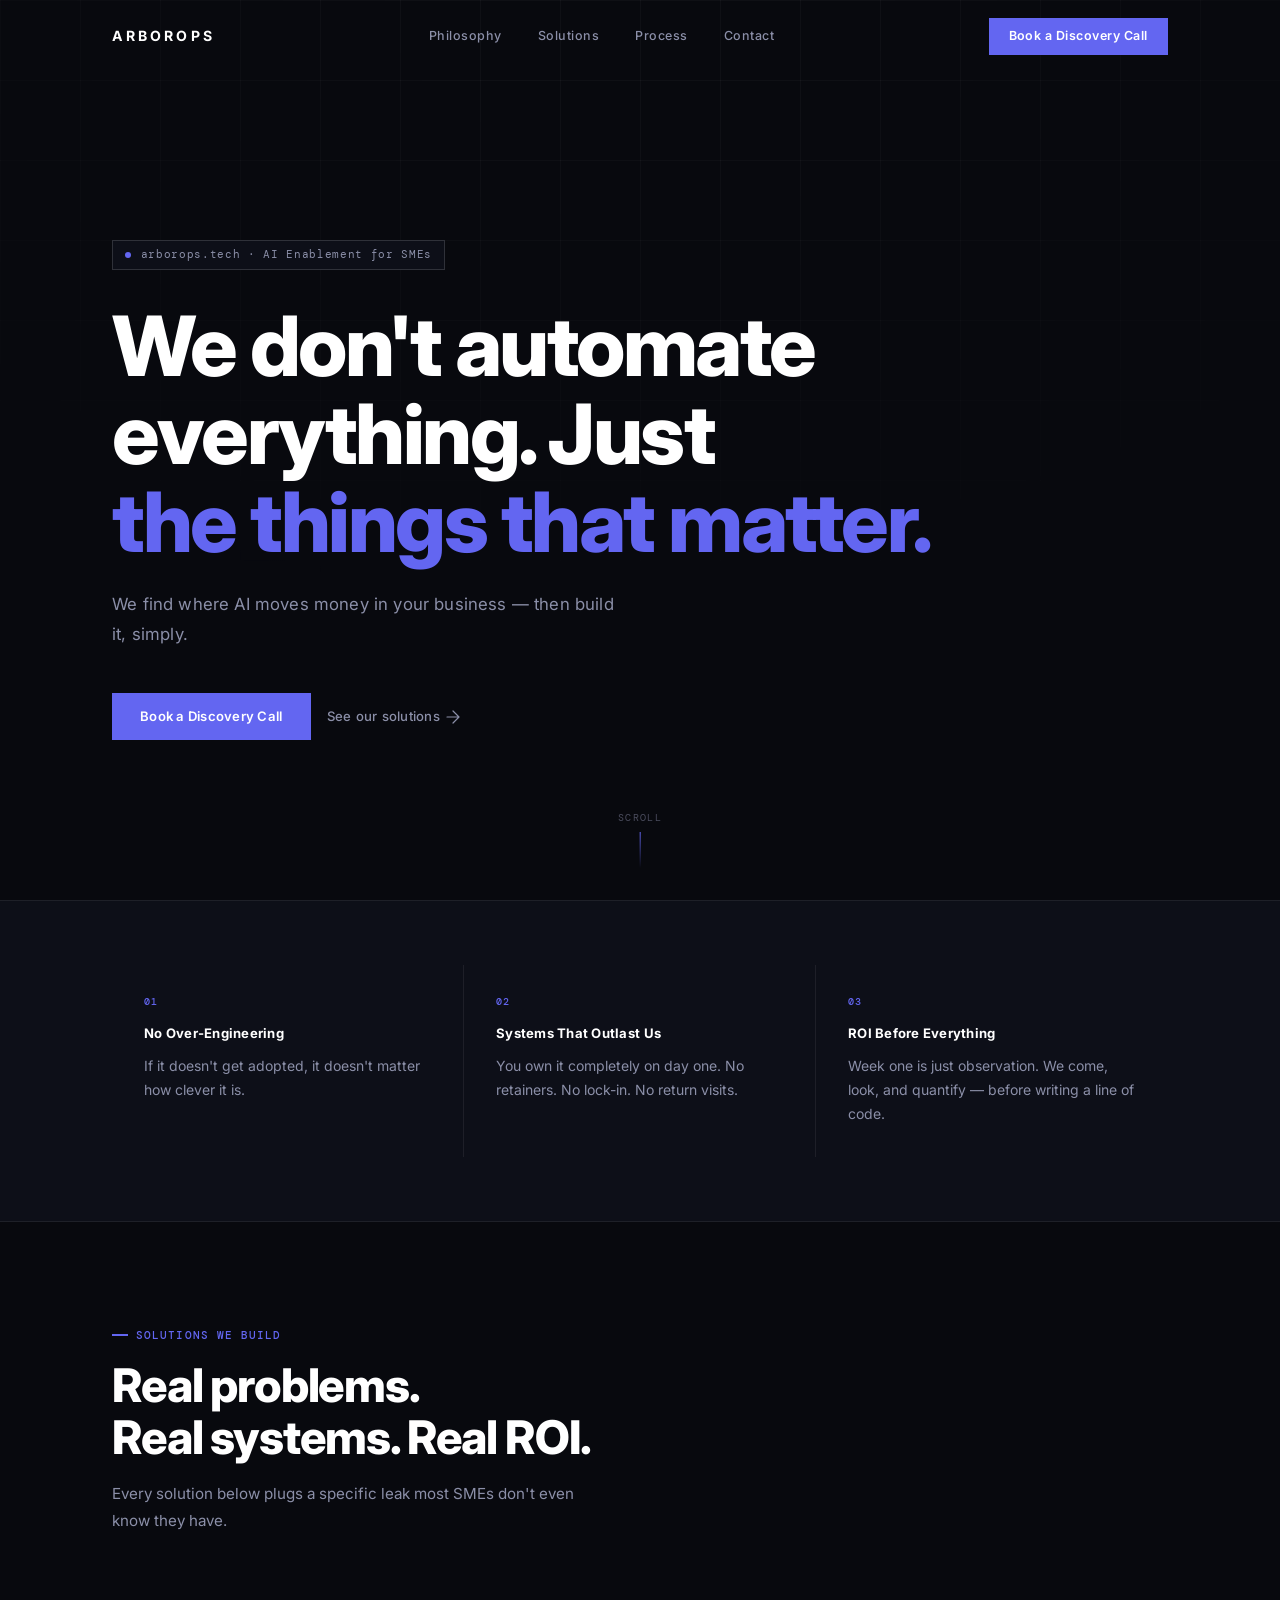
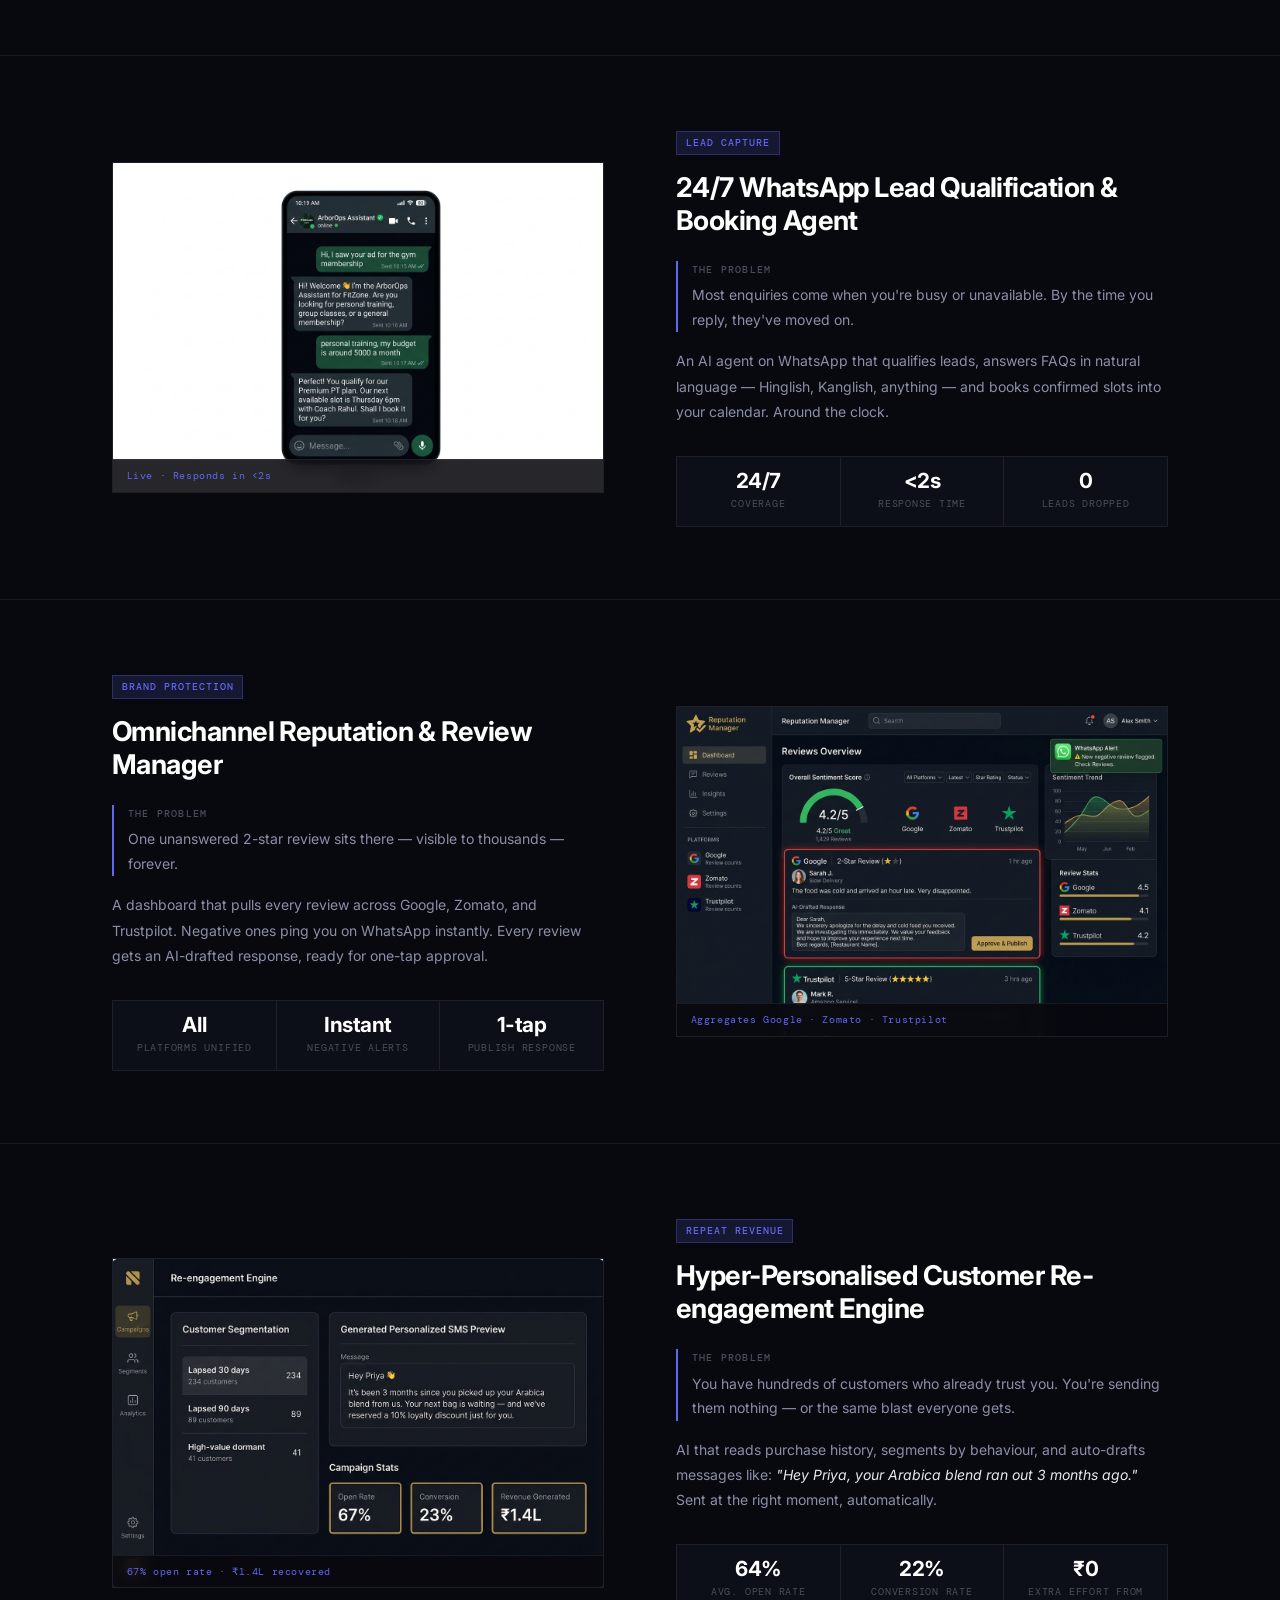
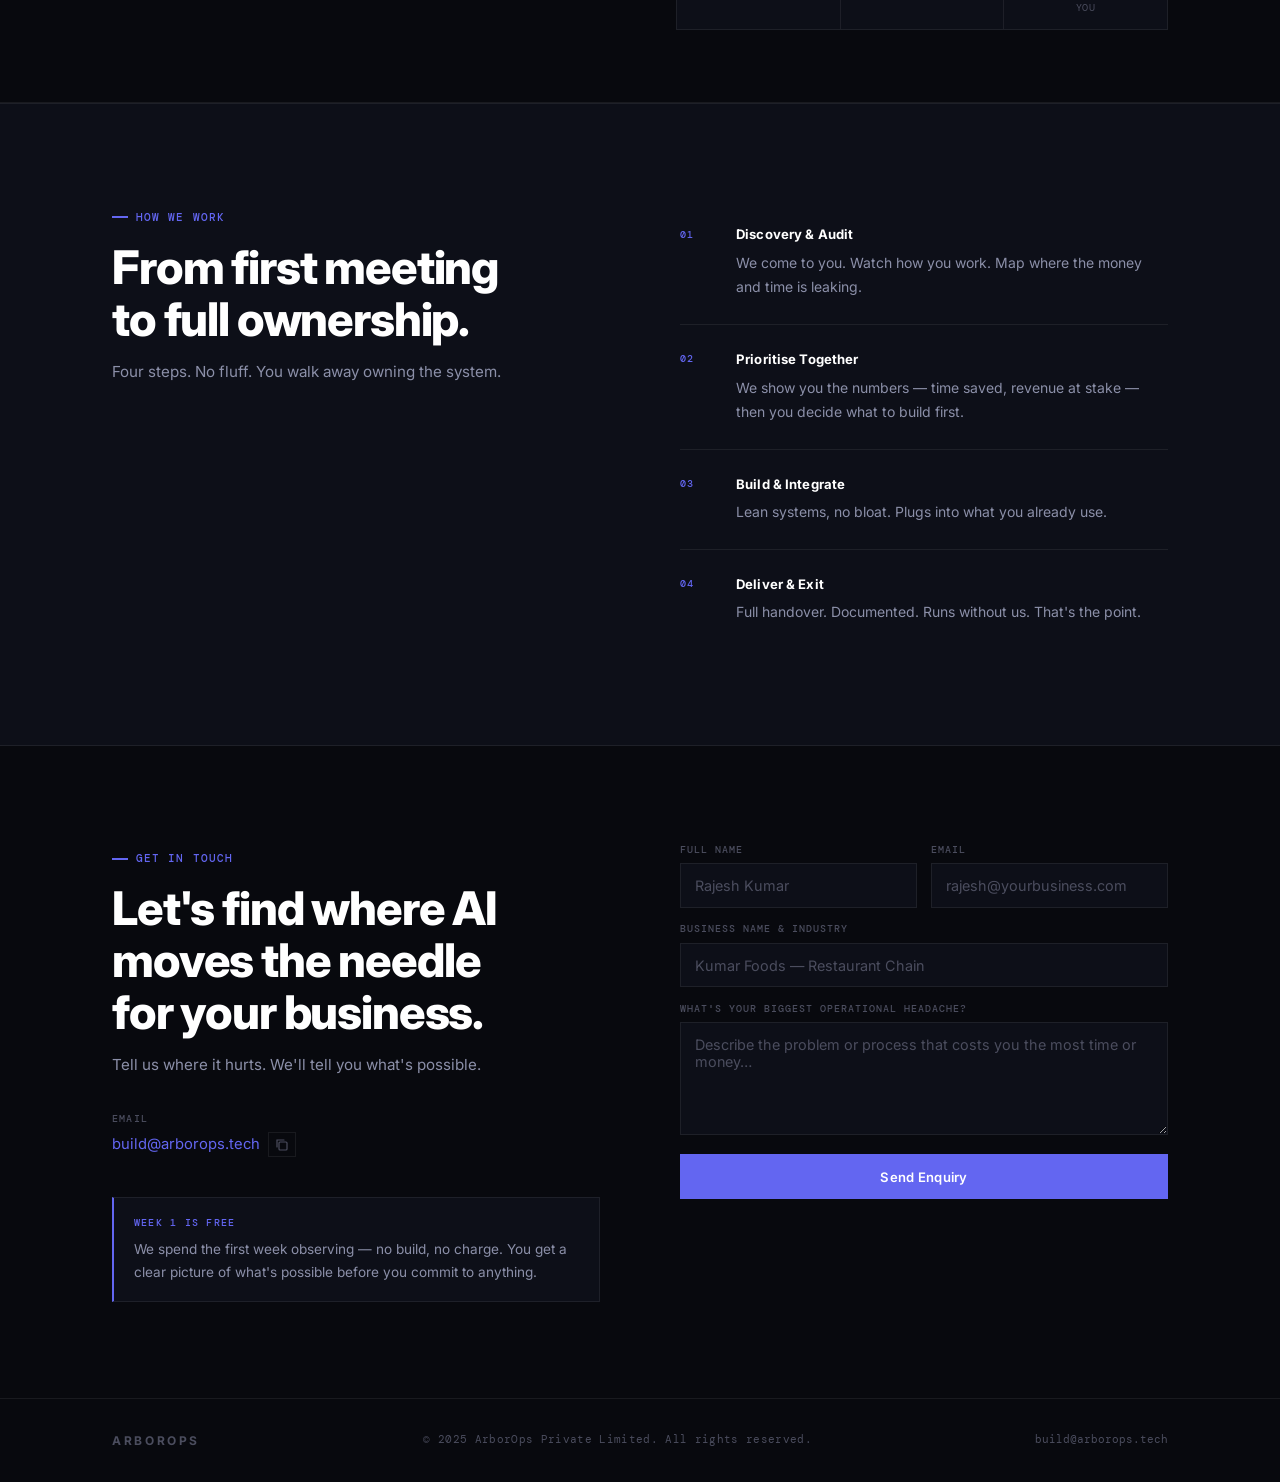
<file: index.html>
<!DOCTYPE html>
<html lang="en">
<head>
  <meta charset="UTF-8" />
  <meta name="viewport" content="width=device-width, initial-scale=1.0" />

  <!-- SEO -->
  <title>ArborOps | AI Enablement Consultancy</title>
  <meta name="description" content="ArborOps helps SMEs harness AI to save time, reduce costs, and grow revenue — without over-engineering or vendor lock-in. Simple systems that last." />
  <meta name="robots" content="index, follow" />
  <link rel="canonical" href="https://www.arborops.tech" />

  <!-- Open Graph -->
  <meta property="og:title" content="ArborOps | AI Consultancy for Growing Businesses" />
  <meta property="og:description" content="We don't automate everything. Just the things that matter." />
  <meta property="og:url" content="https://www.arborops.tech" />
  <meta property="og:type" content="website" />

  <!-- Stylesheet -->
  <link rel="stylesheet" href="style.css" />
</head>
<body>

  <!-- ══════════════════════════════════
       NAVIGATION
  ══════════════════════════════════ -->
  <nav id="nav" role="navigation" aria-label="Main navigation">
    <div class="container nav-inner">
      <a href="#hero" class="nav-logo" id="nav-logo">ArborOps</a>

      <div class="nav-links" role="list">
        <a href="#philosophy" role="listitem">Philosophy</a>
        <a href="#solutions" role="listitem">Solutions</a>
        <a href="#process" role="listitem">Process</a>
        <a href="#contact" role="listitem">Contact</a>
      </div>

      <a href="#contact" class="nav-cta" id="nav-book-call">Book a Discovery Call</a>

      <button class="hamburger" id="hamburger" aria-label="Toggle menu" aria-expanded="false">
        <span></span><span></span><span></span>
      </button>
    </div>
  </nav>

  <!-- Scroll progress -->
  <div id="scroll-progress" aria-hidden="true"></div>
  <div class="mobile-menu" id="mobile-menu" role="menu">
    <a href="#philosophy" role="menuitem">Philosophy</a>
    <a href="#solutions" role="menuitem">Solutions</a>
    <a href="#process" role="menuitem">Process</a>
    <a href="#contact" role="menuitem">Book a Discovery Call</a>
  </div>

  <!-- ══════════════════════════════════
       HERO
  ══════════════════════════════════ -->
  <section id="hero" aria-labelledby="hero-heading">
    <div class="hero-bg" aria-hidden="true"></div>
    <div class="container">
      <div class="hero-inner">
        <div class="hero-eyebrow reveal">
          <span class="hero-eyebrow-dot" aria-hidden="true"></span>
          <span class="hero-eyebrow-text">arborops.tech · AI Enablement for SMEs</span>
        </div>
        <h1 class="hero-title reveal reveal-delay-1" id="hero-heading">
          We don't automate<br>
          everything. Just<br>
          <em>the things that matter.</em>
        </h1>
        <p class="hero-sub reveal reveal-delay-2">
          We find where AI moves money in your business — then build it, simply.
        </p>
        <div class="hero-actions reveal reveal-delay-3">
          <a href="#contact" class="btn-primary" id="hero-cta-primary">Book a Discovery Call</a>
          <a href="#solutions" class="btn-ghost" id="hero-cta-secondary">
            See our solutions
            <svg width="14" height="14" viewBox="0 0 14 14" fill="none" aria-hidden="true">
              <path d="M1 7h12M7 1l6 6-6 6" stroke="currentColor" stroke-width="1.2" stroke-linecap="round" stroke-linejoin="round"/>
            </svg>
          </a>
        </div>
      </div>
    </div>
    <div class="hero-scroll" aria-hidden="true">
      <span class="hero-scroll-text">Scroll</span>
      <span class="hero-scroll-line"></span>
    </div>
  </section>

  <!-- ══════════════════════════════════
       PHILOSOPHY
  ══════════════════════════════════ -->
  <section id="philosophy" aria-labelledby="philosophy-heading">
    <div class="container">
      <h2 id="philosophy-heading" class="sr-only">Our Philosophy</h2>
      <div class="philosophy-grid">
        <div class="philosophy-item reveal">
          <div class="philosophy-num" aria-hidden="true">01</div>
          <div class="philosophy-title">No Over-Engineering</div>
          <p class="philosophy-text">
            If it doesn't get adopted, it doesn't matter how clever it is.
          </p>
        </div>
        <div class="philosophy-item reveal reveal-delay-1">
          <div class="philosophy-num" aria-hidden="true">02</div>
          <div class="philosophy-title">Systems That Outlast Us</div>
          <p class="philosophy-text">
            You own it completely on day one. No retainers. No lock-in. No return visits.
          </p>
        </div>
        <div class="philosophy-item reveal reveal-delay-2">
          <div class="philosophy-num" aria-hidden="true">03</div>
          <div class="philosophy-title">ROI Before Everything</div>
          <p class="philosophy-text">
            Week one is just observation. We come, look, and quantify — before writing a line of code.
          </p>
        </div>
      </div>
    </div>
  </section>

  <!-- ══════════════════════════════════
       SOLUTIONS
  ══════════════════════════════════ -->
  <section id="solutions" aria-labelledby="solutions-heading">
    <div class="container">
      <div class="section-eyebrow reveal">
        <span class="section-eyebrow-line" aria-hidden="true"></span>
        <span class="section-eyebrow-text">Solutions We Build</span>
      </div>
      <h2 class="section-title reveal" id="solutions-heading">
        Real problems.<br>Real systems. Real ROI.
      </h2>
      <p class="section-sub reveal">
        Every solution below plugs a specific leak most SMEs don't even know they have.
      </p>
    </div>

    <!-- Solution 1 — WhatsApp Agent -->
    <article class="solution-row" id="solution-whatsapp" aria-labelledby="solution-1-title">
      <div class="solution-row-inner container">
        <div class="solution-row-visual reveal">
          <div class="solution-img-wrap">
            <img
              src="img-whatsapp.jpg"
              alt="WhatsApp AI agent conversation — qualifying a lead and booking an appointment automatically"
              loading="lazy"
              width="800"
              height="533"
            />
            <div class="solution-img-badge">Live · Responds in &lt;2s</div>
          </div>
        </div>
        <div class="solution-row-content reveal reveal-delay-1">
          <span class="solution-tag">Lead Capture</span>
          <h3 class="solution-row-title" id="solution-1-title">
            24/7 WhatsApp Lead Qualification &amp; Booking Agent
          </h3>
          <p class="solution-row-problem">
            <span class="solution-problem-label">The problem</span>
            Most enquiries come when you're busy or unavailable. By the time you reply, they've moved on.
          </p>
          <p class="solution-row-body">
            An AI agent on WhatsApp that qualifies leads, answers FAQs in natural language — Hinglish, Kanglish, anything — and books confirmed slots into your calendar. Around the clock.
          </p>
          <div class="solution-metrics" aria-label="Impact metrics">
            <div class="solution-metric">
              <span class="solution-metric-value">24/7</span>
              <span class="solution-metric-label">Coverage</span>
            </div>
            <div class="solution-metric">
              <span class="solution-metric-value">&lt;2s</span>
              <span class="solution-metric-label">Response time</span>
            </div>
            <div class="solution-metric">
              <span class="solution-metric-value" data-count="0" data-suffix="">0</span>
              <span class="solution-metric-label">Leads dropped</span>
            </div>
          </div>
        </div>
      </div>
    </article>

    <!-- Solution 2 — Reputation Manager -->
    <article class="solution-row solution-row--flip" id="solution-reputation" aria-labelledby="solution-2-title">
      <div class="solution-row-inner container">
        <div class="solution-row-visual reveal">
          <div class="solution-img-wrap">
            <img
              src="img-reputation.jpg"
              alt="Reputation Manager dashboard showing aggregated reviews with AI-drafted responses across Google, Zomato and Trustpilot"
              loading="lazy"
              width="800"
              height="533"
            />
            <div class="solution-img-badge">Aggregates Google · Zomato · Trustpilot</div>
          </div>
        </div>
        <div class="solution-row-content reveal reveal-delay-1">
          <span class="solution-tag">Brand Protection</span>
          <h3 class="solution-row-title" id="solution-2-title">
            Omnichannel Reputation &amp; Review Manager
          </h3>
          <p class="solution-row-problem">
            <span class="solution-problem-label">The problem</span>
            One unanswered 2-star review sits there — visible to thousands — forever.
          </p>
          <p class="solution-row-body">
            A dashboard that pulls every review across Google, Zomato, and Trustpilot. Negative ones ping you on WhatsApp instantly. Every review gets an AI-drafted response, ready for one-tap approval.
          </p>
          <div class="solution-metrics" aria-label="Impact metrics">
            <div class="solution-metric">
              <span class="solution-metric-value">All</span>
              <span class="solution-metric-label">Platforms unified</span>
            </div>
            <div class="solution-metric">
              <span class="solution-metric-value">Instant</span>
              <span class="solution-metric-label">Negative alerts</span>
            </div>
            <div class="solution-metric">
              <span class="solution-metric-value">1-tap</span>
              <span class="solution-metric-label">Publish response</span>
            </div>
          </div>
        </div>
      </div>
    </article>

    <!-- Solution 3 — Re-engagement Engine -->
    <article class="solution-row" id="solution-reengagement" aria-labelledby="solution-3-title">
      <div class="solution-row-inner container">
        <div class="solution-row-visual reveal">
          <div class="solution-img-wrap">
            <img
              src="img-reengagement.jpg"
              alt="Re-engagement Engine dashboard showing customer segments and a personalised SMS campaign with open rate, conversion, and revenue stats"
              loading="lazy"
              width="800"
              height="533"
            />
            <div class="solution-img-badge">67% open rate · ₹1.4L recovered</div>
          </div>
        </div>
        <div class="solution-row-content reveal reveal-delay-1">
          <span class="solution-tag">Repeat Revenue</span>
          <h3 class="solution-row-title" id="solution-3-title">
            Hyper-Personalised Customer Re-engagement Engine
          </h3>
          <p class="solution-row-problem">
            <span class="solution-problem-label">The problem</span>
            You have hundreds of customers who already trust you. You're sending them nothing — or the same blast everyone gets.
          </p>
          <p class="solution-row-body">
            AI that reads purchase history, segments by behaviour, and auto-drafts messages like: <em>"Hey Priya, your Arabica blend ran out 3 months ago."</em> Sent at the right moment, automatically.
          </p>
          <div class="solution-metrics" aria-label="Impact metrics">
            <div class="solution-metric">
              <span class="solution-metric-value" data-count="67" data-suffix="%">67%</span>
              <span class="solution-metric-label">Avg. open rate</span>
            </div>
            <div class="solution-metric">
              <span class="solution-metric-value" data-count="23" data-suffix="%">23%</span>
              <span class="solution-metric-label">Conversion rate</span>
            </div>
            <div class="solution-metric">
              <span class="solution-metric-value">₹0</span>
              <span class="solution-metric-label">Extra effort from you</span>
            </div>
          </div>
        </div>
      </div>
    </article>

  </section>


  <!-- ══════════════════════════════════
       PROCESS
  ══════════════════════════════════ -->
  <section id="process" aria-labelledby="process-heading">
    <div class="container">
      <div class="process-layout">

        <div class="process-left">
          <div class="section-eyebrow reveal">
            <span class="section-eyebrow-line" aria-hidden="true"></span>
            <span class="section-eyebrow-text">How We Work</span>
          </div>
          <h2 class="section-title reveal" id="process-heading">
            From first meeting<br>to full ownership.
          </h2>
          <p class="section-sub reveal">
            Four steps. No fluff. You walk away owning the system.
          </p>
        </div>

        <div class="process-steps" role="list">
          <div class="process-step reveal" role="listitem">
            <span class="process-step-num" aria-hidden="true">01</span>
            <div class="process-step-content">
              <div class="process-step-title">Discovery &amp; Audit</div>
              <p class="process-step-text">
                We come to you. Watch how you work. Map where the money and time is leaking.
              </p>
            </div>
          </div>
          <div class="process-step reveal reveal-delay-1" role="listitem">
            <span class="process-step-num" aria-hidden="true">02</span>
            <div class="process-step-content">
              <div class="process-step-title">Prioritise Together</div>
              <p class="process-step-text">
                We show you the numbers — time saved, revenue at stake — then you decide what to build first.
              </p>
            </div>
          </div>
          <div class="process-step reveal reveal-delay-2" role="listitem">
            <span class="process-step-num" aria-hidden="true">03</span>
            <div class="process-step-content">
              <div class="process-step-title">Build &amp; Integrate</div>
              <p class="process-step-text">
                Lean systems, no bloat. Plugs into what you already use.
              </p>
            </div>
          </div>
          <div class="process-step reveal reveal-delay-3" role="listitem">
            <span class="process-step-num" aria-hidden="true">04</span>
            <div class="process-step-content">
              <div class="process-step-title">Deliver &amp; Exit</div>
              <p class="process-step-text">
                Full handover. Documented. Runs without us. That's the point.
              </p>
            </div>
          </div>
        </div>

      </div>
    </div>
  </section>

  <!-- ══════════════════════════════════
       CONTACT
  ══════════════════════════════════ -->
  <section id="contact" aria-labelledby="contact-heading">
    <div class="container">
      <div class="contact-layout">

        <div class="contact-left">
          <div class="section-eyebrow reveal">
            <span class="section-eyebrow-line" aria-hidden="true"></span>
            <span class="section-eyebrow-text">Get in Touch</span>
          </div>
          <h2 class="section-title reveal" id="contact-heading">
            Let's find where AI<br>moves the needle<br>for your business.
          </h2>
          <p class="section-sub reveal" style="margin-bottom: 0;">
            Tell us where it hurts. We'll tell you what's possible.
          </p>
          <div class="contact-detail reveal">
            <div class="contact-detail-label">Email</div>
            <div class="contact-detail-value">
              <a href="mailto:build@arborops.tech" id="contact-email-link">build@arborops.tech</a>
              <button class="copy-email-btn" id="copy-email-btn" aria-label="Copy email address" title="Copy email">
                <svg width="13" height="13" viewBox="0 0 13 13" fill="none" aria-hidden="true"><rect x="4" y="4" width="8" height="8" rx="1" stroke="currentColor" stroke-width="1.2"/><path d="M2 9V2h7" stroke="currentColor" stroke-width="1.2" stroke-linecap="round"/></svg>
              </button>
            </div>
          </div>
          <div class="contact-note reveal">
            <div class="contact-note-title">Week 1 is free</div>
            <p class="contact-note-text">
              We spend the first week observing — no build, no charge. You get a clear picture of what's possible before you commit to anything.
            </p>
          </div>
        </div>

        <div class="contact-right">
          <!-- Replace YOUR_FORMSPREE_ID below with your actual Formspree form ID -->
          <!-- Sign up at formspree.io → Create Form → copy the ID (e.g. xblgrqka) -->
          <form
            id="contact-form"
            class="contact-form reveal"
            action="https://formspree.io/f/mnpqrolg"
            method="POST"
            novalidate
            aria-label="Contact form"
          >
            <div class="form-row">
              <div class="form-group">
                <label class="form-label" for="field-name">Full Name</label>
                <input
                  class="form-input"
                  type="text"
                  id="field-name"
                  name="name"
                  placeholder="Rajesh Kumar"
                  required
                  autocomplete="name"
                />
              </div>
              <div class="form-group">
                <label class="form-label" for="field-email">Email</label>
                <input
                  class="form-input"
                  type="email"
                  id="field-email"
                  name="email"
                  placeholder="rajesh@yourbusiness.com"
                  required
                  autocomplete="email"
                />
              </div>
            </div>

            <div class="form-group">
              <label class="form-label" for="field-business">Business Name &amp; Industry</label>
              <input
                class="form-input"
                type="text"
                id="field-business"
                name="business"
                placeholder="Kumar Foods — Restaurant Chain"
                required
              />
            </div>

            <div class="form-group">
              <label class="form-label" for="field-message">What's your biggest operational headache?</label>
              <textarea
                class="form-input"
                id="field-message"
                name="message"
                rows="5"
                placeholder="Describe the problem or process that costs you the most time or money…"
                required
              ></textarea>
            </div>

            <button type="submit" class="form-submit" id="form-submit">
              Send Enquiry
            </button>

            <div id="form-message" class="form-message" role="alert" aria-live="polite"></div>
          </form>
        </div>

      </div>
    </div>
  </section>

  <!-- ══════════════════════════════════
       FOOTER
  ══════════════════════════════════ -->
  <footer role="contentinfo">
    <div class="container">
      <div class="footer-inner">
        <span class="footer-logo">ArborOps</span>
        <span class="footer-copy">&copy; 2025 ArborOps Private Limited. All rights reserved.</span>
        <a href="mailto:build@arborops.tech" class="footer-email" id="footer-email-link">build@arborops.tech</a>
      </div>
    </div>
  </footer>

  <!-- Back to top -->
  <button id="back-to-top" aria-label="Back to top" title="Back to top">
    <svg width="16" height="16" viewBox="0 0 16 16" fill="none" aria-hidden="true"><path d="M8 12V4M4 8l4-4 4 4" stroke="currentColor" stroke-width="1.5" stroke-linecap="round" stroke-linejoin="round"/></svg>
  </button>

  <!-- Screenreader utility -->
  <style>.sr-only { position: absolute; width: 1px; height: 1px; padding: 0; margin: -1px; overflow: hidden; clip: rect(0,0,0,0); border: 0; }</style>

  <script src="main.js" defer></script>
</body>
</html>
</file>
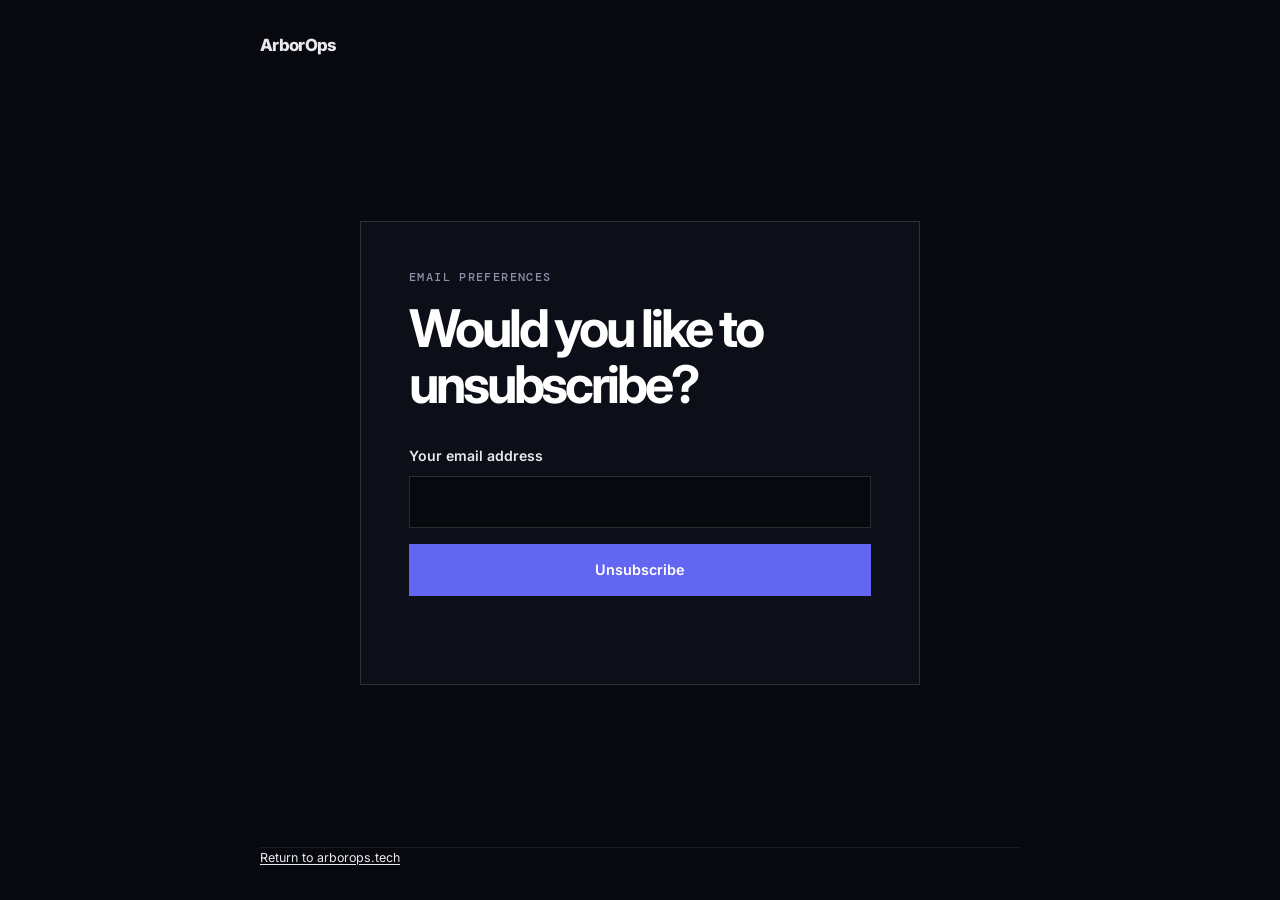
<file: unsubscribe/index.html>
<!DOCTYPE html>
<html lang="en">
<head>
  <meta charset="UTF-8" />
  <meta name="viewport" content="width=device-width, initial-scale=1.0" />
  <meta name="robots" content="noindex, follow" />
  <meta name="theme-color" content="#08090e" />
  <title>Unsubscribe | ArborOps</title>
  <link rel="stylesheet" href="../style.css" />
  <style>
    body { min-height: 100vh; display: grid; grid-template-rows: auto 1fr auto; }
    .unsubscribe-header, .unsubscribe-footer { width: min(100% - 3rem, 760px); margin-inline: auto; }
    .unsubscribe-header { padding-top: 2rem; }
    .brand { font-size: 1.05rem; font-weight: 800; letter-spacing: -0.04em; }
    .unsubscribe-main { display: grid; place-items: center; padding: 4rem 1.5rem; }
    .unsubscribe-card { width: min(100%, 560px); padding: clamp(1.5rem, 5vw, 3rem); background: var(--surface); border: 1px solid var(--border-hi); }
    .eyebrow { color: var(--muted-light); font: 500 0.72rem var(--font-mono); letter-spacing: 0.12em; text-transform: uppercase; }
    h1 { margin-top: 1rem; color: var(--white); font-size: clamp(2rem, 7vw, 3.25rem); line-height: 1.08; letter-spacing: -0.06em; }
    .request-form { margin-top: 2rem; }
    label { display: block; margin-bottom: 0.5rem; color: var(--offwhite); font-size: 0.88rem; font-weight: 600; }
    input[type="email"] { width: 100%; min-height: 3.25rem; padding: 0.75rem 0.9rem; border: 1px solid var(--border-hi); border-radius: 0; background: var(--bg); color: var(--white); font: inherit; }
    input[type="email"]:focus { outline: 2px solid var(--accent); outline-offset: 2px; }
    .submit-button { width: 100%; min-height: 3.25rem; margin-top: 1rem; border: 0; border-radius: 0; background: var(--accent); color: var(--white); cursor: pointer; font: 600 0.9rem var(--font-main); }
    .submit-button:hover { opacity: 0.9; }
    .submit-button:disabled { cursor: wait; opacity: 0.65; }
    .status { min-height: 1.5rem; margin-top: 1rem; color: var(--muted-light); font-size: 0.88rem; }
    .unsubscribe-footer { padding: 0 0 2rem; color: var(--muted-light); font-size: 0.78rem; }
    .unsubscribe-footer a { color: var(--offwhite); text-decoration: underline; text-underline-offset: 0.2em; }
  </style>
</head>
<body>
  <header class="unsubscribe-header">
    <a class="brand" href="/" aria-label="ArborOps home">ArborOps</a>
  </header>

  <main class="unsubscribe-main">
    <section class="unsubscribe-card" aria-labelledby="unsubscribe-title">
      <p class="eyebrow">Email preferences</p>
      <h1 id="unsubscribe-title">Would you like to unsubscribe?</h1>
      <form class="request-form" id="unsubscribe-form" action="https://formspree.io/f/xvkgbnon" method="POST">
        <input type="hidden" name="subject" value="Unsubscribe request from arborops.tech" />
        <input type="hidden" name="message" value="Please remove this address from future ArborOps outreach." />
        <label for="email">Your email address</label>
        <input id="email" name="email" type="email" autocomplete="email" required />
        <button class="submit-button" type="submit">Unsubscribe</button>
        <p class="status" id="status" role="status" aria-live="polite"></p>
      </form>
    </section>
  </main>

  <footer class="unsubscribe-footer">
    <a href="/">Return to arborops.tech</a>
  </footer>

  <script>
    (() => {
      const emailInput = document.getElementById('email');
      const form = document.getElementById('unsubscribe-form');
      const button = form.querySelector('button[type="submit"]');
      const status = document.getElementById('status');
      const params = new URLSearchParams(window.location.search);
      const suppliedEmail = params.get('email');

      if (suppliedEmail) emailInput.value = suppliedEmail.trim();

      form.addEventListener('submit', async (event) => {
        event.preventDefault();
        if (!form.reportValidity()) return;

        button.disabled = true;
        status.textContent = 'Submitting your request…';

        try {
          const response = await fetch(form.action, {
            method: 'POST',
            body: new FormData(form),
            headers: { Accept: 'application/json' }
          });

          if (!response.ok) throw new Error('Form submission failed');
          window.location.assign('/unsubscribe/received/');
        } catch (_) {
          status.textContent = 'We could not submit your request. Please try again.';
          button.disabled = false;
        }
      });
    })();
  </script>
</body>
</html>
</file>
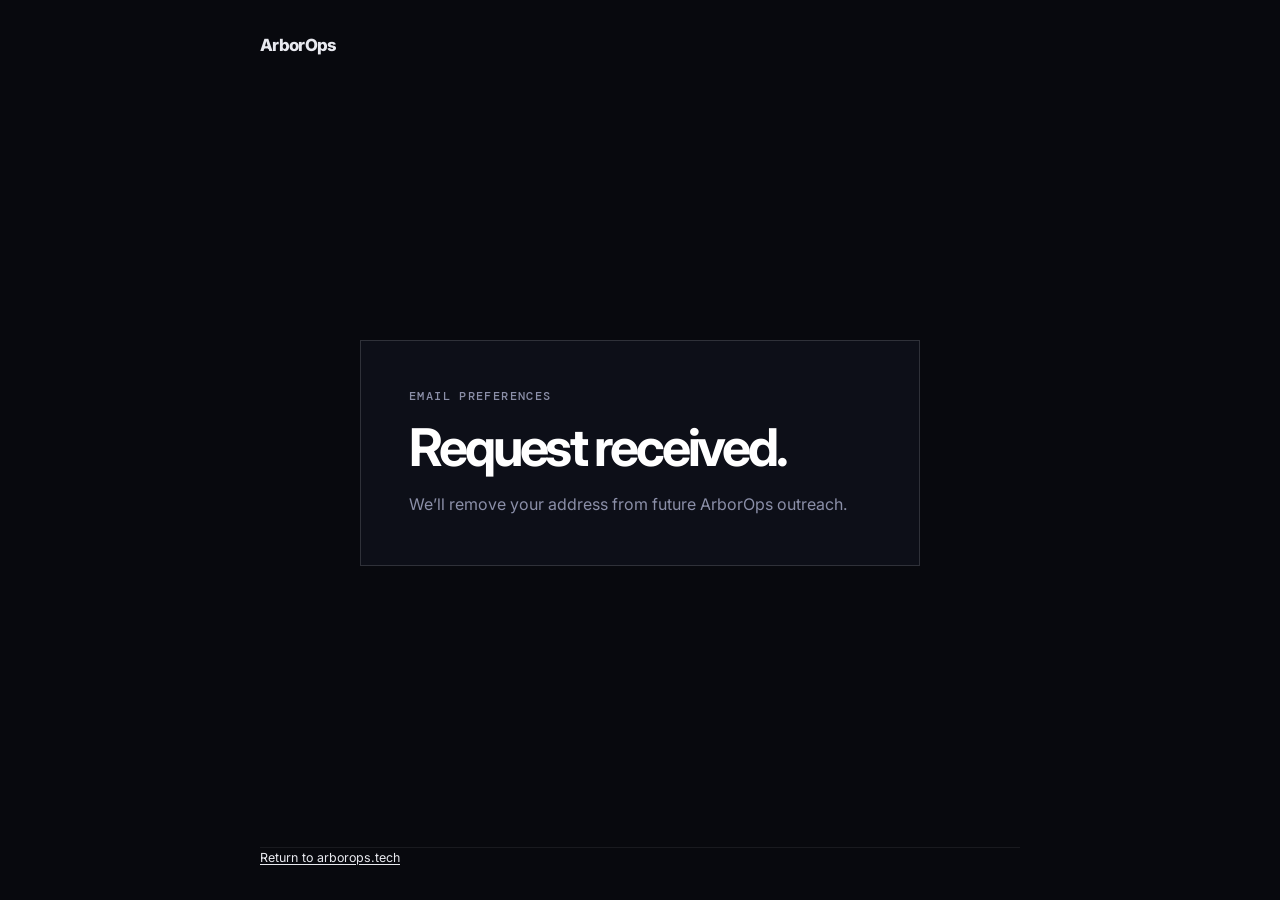
<file: unsubscribe/received/index.html>
<!DOCTYPE html>
<html lang="en">
<head>
  <meta charset="UTF-8" />
  <meta name="viewport" content="width=device-width, initial-scale=1.0" />
  <meta name="robots" content="noindex, follow" />
  <meta name="theme-color" content="#08090e" />
  <title>Request received | ArborOps</title>
  <link rel="stylesheet" href="../../style.css" />
  <style>
    body { min-height: 100vh; display: grid; grid-template-rows: auto 1fr auto; }
    .page-header, .page-footer { width: min(100% - 3rem, 760px); margin-inline: auto; }
    .page-header { padding-top: 2rem; }
    .brand { font-size: 1.05rem; font-weight: 800; letter-spacing: -0.04em; }
    main { display: grid; place-items: center; padding: 4rem 1.5rem; }
    .card { width: min(100%, 560px); padding: clamp(1.5rem, 5vw, 3rem); background: var(--surface); border: 1px solid var(--border-hi); }
    .eyebrow { color: var(--muted-light); font: 500 0.72rem var(--font-mono); letter-spacing: 0.12em; text-transform: uppercase; }
    h1 { margin-top: 1rem; color: var(--white); font-size: clamp(2rem, 7vw, 3.25rem); line-height: 1.08; letter-spacing: -0.06em; }
    .message { margin-top: 1rem; color: var(--muted-light); }
    .page-footer { padding: 0 0 2rem; color: var(--muted-light); font-size: 0.78rem; }
    .page-footer a { color: var(--offwhite); text-decoration: underline; text-underline-offset: 0.2em; }
  </style>
</head>
<body>
  <header class="page-header">
    <a class="brand" href="/" aria-label="ArborOps home">ArborOps</a>
  </header>
  <main>
    <section class="card" aria-labelledby="received-title">
      <p class="eyebrow">Email preferences</p>
      <h1 id="received-title">Request received.</h1>
      <p class="message">We’ll remove your address from future ArborOps outreach.</p>
    </section>
  </main>
  <footer class="page-footer">
    <a href="/">Return to arborops.tech</a>
  </footer>
</body>
</html>
</file>
<file: style.css>
/* ============================================================
   ARBOROPS — DESIGN SYSTEM v3
   Palette: Near-Black × Electric Indigo × White
   Vibe: YC / a16z — operator credibility, technical authority
   ============================================================ */

@import url('https://fonts.googleapis.com/css2?family=Inter:wght@400;500;600;700;800;900&family=DM+Mono:wght@400;500&display=swap');

/* ── TOKENS ── */
:root {
  --bg:          #08090E;
  --surface:     #0D0F18;
  --surface-2:   #131520;
  --border:      rgba(255, 255, 255, 0.07);
  --border-hi:   rgba(255, 255, 255, 0.14);
  --accent:      #6366F1;        /* electric indigo */
  --accent-dim:  rgba(99, 102, 241, 0.15);
  --accent-glow: rgba(99, 102, 241, 0.35);
  --white:       #FFFFFF;
  --offwhite:    #E8E9EF;
  --muted:       #4B4D5E;
  --muted-light: #8B8FA8;
  --font-main:   'Inter', system-ui, sans-serif;
  --font-mono:   'DM Mono', 'Menlo', monospace;
  --ease:        cubic-bezier(0.16, 1, 0.3, 1);
}

/* ── RESET ── */
*, *::before, *::after { box-sizing: border-box; margin: 0; padding: 0; }
html { scroll-behavior: smooth; }
body {
  background: var(--bg);
  color: var(--offwhite);
  font-family: var(--font-main);
  font-size: 16px;
  line-height: 1.6;
  overflow-x: hidden;
  -webkit-font-smoothing: antialiased;
  -moz-osx-font-smoothing: grayscale;
}
a { color: inherit; text-decoration: none; }
img { display: block; max-width: 100%; }
ul { list-style: none; }

/* ── UTILITY ── */
.container {
  width: 100%;
  max-width: 1120px;
  margin: 0 auto;
  padding: 0 2rem;
}

/* Scroll-reveal */
.reveal {
  opacity: 0;
  transform: translateY(24px);
  transition: opacity 0.65s var(--ease), transform 0.65s var(--ease);
}
.reveal.visible { opacity: 1; transform: none; }
.reveal-delay-1 { transition-delay: 0.08s; }
.reveal-delay-2 { transition-delay: 0.16s; }
.reveal-delay-3 { transition-delay: 0.24s; }

/* ============================================================
   NAV
   ============================================================ */
#nav {
  position: fixed;
  top: 0; left: 0; right: 0;
  z-index: 100;
  padding: 1.1rem 0;
  transition: background 0.3s ease, border-color 0.3s ease;
  border-bottom: 1px solid transparent;
}
#nav.scrolled {
  background: rgba(8, 9, 14, 0.88);
  backdrop-filter: blur(20px);
  -webkit-backdrop-filter: blur(20px);
  border-bottom-color: var(--border);
}
.nav-inner {
  display: flex;
  align-items: center;
  justify-content: space-between;
}
.nav-logo {
  font-family: var(--font-main);
  font-size: 0.88rem;
  font-weight: 700;
  letter-spacing: 0.22em;
  color: var(--white);
  text-transform: uppercase;
}
.nav-links {
  display: flex;
  align-items: center;
  gap: 2.25rem;
}
.nav-links a {
  font-size: 0.78rem;
  font-weight: 500;
  letter-spacing: 0.04em;
  color: var(--muted-light);
  transition: color 0.15s;
}
.nav-links a:hover { color: var(--white); }
.nav-cta {
  font-size: 0.78rem;
  font-weight: 600;
  letter-spacing: 0.04em;
  padding: 0.55rem 1.25rem;
  background: var(--accent);
  color: var(--white);
  transition: opacity 0.2s, transform 0.15s;
}
.nav-cta:hover { opacity: 0.88; transform: translateY(-1px); }

/* Hamburger */
.hamburger {
  display: none;
  flex-direction: column;
  gap: 5px;
  cursor: pointer;
  padding: 4px;
  background: none;
  border: none;
}
.hamburger span {
  display: block;
  width: 22px;
  height: 1.5px;
  background: var(--offwhite);
  transition: all 0.3s var(--ease);
}
.hamburger.open span:nth-child(1) { transform: translateY(6.5px) rotate(45deg); }
.hamburger.open span:nth-child(2) { opacity: 0; }
.hamburger.open span:nth-child(3) { transform: translateY(-6.5px) rotate(-45deg); }

/* Mobile menu */
.mobile-menu {
  display: none;
  flex-direction: column;
  gap: 0;
  background: rgba(8, 9, 14, 0.98);
  border-top: 1px solid var(--border);
  position: fixed;
  top: 57px; left: 0; right: 0;
  z-index: 99;
}
.mobile-menu.open { display: flex; }
.mobile-menu a {
  font-size: 0.85rem;
  font-weight: 500;
  letter-spacing: 0.04em;
  color: var(--muted-light);
  padding: 1rem 1.5rem;
  border-bottom: 1px solid var(--border);
  transition: color 0.15s, background 0.15s;
}
.mobile-menu a:hover { color: var(--white); background: var(--surface); }
.mobile-menu a:last-child { border-bottom: none; }

/* ============================================================
   HERO
   ============================================================ */
#hero {
  min-height: 100svh;
  display: flex;
  align-items: center;
  position: relative;
  overflow: hidden;
  padding-top: 5rem;
}
/* Subtle grid lines — technical, precise */
.hero-bg {
  position: absolute;
  inset: 0;
  pointer-events: none;
  z-index: 0;
  background-image:
    linear-gradient(rgba(255,255,255,0.03) 1px, transparent 1px),
    linear-gradient(90deg, rgba(255,255,255,0.03) 1px, transparent 1px);
  background-size: 80px 80px;
  mask-image: radial-gradient(ellipse 80% 70% at 50% 0%, black 20%, transparent 100%);
}
/* Accent pulse — bottom-left, not centred */
.hero-bg::after {
  content: '';
  position: absolute;
  bottom: -10%;
  left: -5%;
  width: 500px;
  height: 500px;
  background: radial-gradient(ellipse at center, rgba(99, 102, 241, 0.12) 0%, transparent 65%);
  pointer-events: none;
}
.hero-inner {
  position: relative;
  z-index: 1;
  max-width: 900px;
}
.hero-eyebrow {
  display: inline-flex;
  align-items: center;
  gap: 0.6rem;
  margin-bottom: 2rem;
  padding: 0.3rem 0.75rem;
  border: 1px solid var(--border-hi);
  background: var(--surface);
}
.hero-eyebrow-dot {
  width: 6px;
  height: 6px;
  border-radius: 50%;
  background: var(--accent);
  animation: pulse 2.5s ease-in-out infinite;
}
@keyframes pulse {
  0%, 100% { opacity: 1; transform: scale(1); }
  50% { opacity: 0.5; transform: scale(0.85); }
}
.hero-eyebrow-text {
  font-family: var(--font-mono);
  font-size: 0.7rem;
  font-weight: 400;
  letter-spacing: 0.06em;
  color: var(--muted-light);
}
.hero-title {
  font-family: var(--font-main);
  font-size: clamp(2.6rem, 6.5vw, 5.2rem);
  font-weight: 800;
  line-height: 1.06;
  color: var(--white);
  margin-bottom: 1.5rem;
  letter-spacing: -0.03em;
}
.hero-title em {
  font-style: normal;
  color: var(--accent);
}
.hero-sub {
  font-size: 1.05rem;
  font-weight: 400;
  color: var(--muted-light);
  max-width: 520px;
  line-height: 1.75;
  margin-bottom: 2.75rem;
  letter-spacing: 0.01em;
}
.hero-actions {
  display: flex;
  align-items: center;
  gap: 1rem;
  flex-wrap: wrap;
}
.btn-primary {
  display: inline-flex;
  align-items: center;
  gap: 0.4rem;
  font-family: var(--font-main);
  font-size: 0.82rem;
  font-weight: 600;
  letter-spacing: 0.02em;
  padding: 0.8rem 1.75rem;
  background: var(--accent);
  color: var(--white);
  transition: opacity 0.2s, transform 0.15s;
}
.btn-primary:hover { opacity: 0.88; transform: translateY(-1px); }
.btn-ghost {
  display: inline-flex;
  align-items: center;
  gap: 0.4rem;
  font-family: var(--font-main);
  font-size: 0.82rem;
  font-weight: 500;
  letter-spacing: 0.02em;
  color: var(--muted-light);
  transition: color 0.15s;
}
.btn-ghost:hover { color: var(--white); }
.btn-ghost svg { transition: transform 0.2s; }
.btn-ghost:hover svg { transform: translateX(3px); }

/* Scroll indicator */
.hero-scroll {
  position: absolute;
  bottom: 2rem;
  left: 50%;
  transform: translateX(-50%);
  display: flex;
  flex-direction: column;
  align-items: center;
  gap: 0.4rem;
  z-index: 1;
}
.hero-scroll-text {
  font-family: var(--font-mono);
  font-size: 0.6rem;
  letter-spacing: 0.15em;
  text-transform: uppercase;
  color: var(--muted);
}
.hero-scroll-line {
  width: 1px;
  height: 36px;
  background: linear-gradient(to bottom, var(--accent), transparent);
  animation: scrollLine 2s ease-in-out infinite;
}
@keyframes scrollLine {
  0%, 100% { opacity: 0.3; }
  50% { opacity: 0.9; }
}

/* ============================================================
   PHILOSOPHY STRIP
   ============================================================ */
#philosophy {
  padding: 4rem 0;
  border-top: 1px solid var(--border);
  border-bottom: 1px solid var(--border);
  background: var(--surface);
}
.philosophy-grid {
  display: grid;
  grid-template-columns: repeat(3, 1fr);
  gap: 0;
}
.philosophy-item {
  padding: 2rem 2rem;
  border-right: 1px solid var(--border);
}
.philosophy-item:last-child { border-right: none; }
.philosophy-num {
  font-family: var(--font-mono);
  font-size: 0.65rem;
  font-weight: 500;
  letter-spacing: 0.12em;
  color: var(--accent);
  line-height: 1;
  margin-bottom: 1rem;
  text-transform: uppercase;
}
.philosophy-title {
  font-size: 0.82rem;
  font-weight: 700;
  letter-spacing: 0.02em;
  color: var(--white);
  margin-bottom: 0.6rem;
}
.philosophy-text {
  font-size: 0.875rem;
  color: var(--muted-light);
  line-height: 1.7;
  font-weight: 400;
}

/* ============================================================
   SHARED SECTION ELEMENTS
   ============================================================ */
.section-eyebrow {
  display: inline-flex;
  align-items: center;
  gap: 0.5rem;
  margin-bottom: 1rem;
}
.section-eyebrow-line {
  width: 16px;
  height: 2px;
  background: var(--accent);
}
.section-eyebrow-text {
  font-family: var(--font-mono);
  font-size: 0.68rem;
  font-weight: 500;
  letter-spacing: 0.1em;
  text-transform: uppercase;
  color: var(--accent);
}
.section-title {
  font-family: var(--font-main);
  font-size: clamp(1.85rem, 4vw, 2.9rem);
  font-weight: 800;
  line-height: 1.12;
  color: var(--white);
  margin-bottom: 1rem;
  letter-spacing: -0.025em;
}
.section-sub {
  font-size: 0.95rem;
  color: var(--muted-light);
  font-weight: 400;
  max-width: 480px;
  line-height: 1.8;
  margin-bottom: 3.5rem;
}

/* ============================================================
   SOLUTIONS
   ============================================================ */
#solutions {
  padding-top: 6rem;
  padding-bottom: 0;
}
#solutions > .container {
  padding-bottom: 4rem;
}
.solution-row {
  padding: 4.5rem 0;
  border-top: 1px solid var(--border);
}
.solution-row:last-of-type {
  border-bottom: 1px solid var(--border);
}
.solution-row-inner {
  display: grid;
  grid-template-columns: 1fr 1fr;
  gap: 4.5rem;
  align-items: center;
}
/* Flip: content left, image right */
.solution-row--flip .solution-row-inner {
  direction: rtl;
}
.solution-row--flip .solution-row-inner > * {
  direction: ltr;
}

/* Image */
.solution-img-wrap {
  position: relative;
  border: 1px solid var(--border);
  overflow: hidden;
  background: var(--surface);
}
.solution-img-wrap img {
  width: 100%;
  height: auto;
  display: block;
  transition: transform 0.6s var(--ease);
}
.solution-img-wrap:hover img { transform: scale(1.025); }
.solution-img-badge {
  position: absolute;
  bottom: 0; left: 0; right: 0;
  padding: 0.5rem 0.85rem;
  background: rgba(8, 9, 14, 0.88);
  backdrop-filter: blur(8px);
  border-top: 1px solid var(--border);
  font-family: var(--font-mono);
  font-size: 0.62rem;
  font-weight: 400;
  letter-spacing: 0.06em;
  color: var(--accent);
}

/* Content */
.solution-tag {
  display: inline-block;
  font-family: var(--font-mono);
  font-size: 0.62rem;
  font-weight: 500;
  letter-spacing: 0.1em;
  text-transform: uppercase;
  color: var(--accent);
  border: 1px solid rgba(99, 102, 241, 0.3);
  padding: 0.2rem 0.55rem;
  margin-bottom: 1rem;
  background: var(--accent-dim);
}
.solution-row-title {
  font-family: var(--font-main);
  font-size: clamp(1.25rem, 2.5vw, 1.7rem);
  font-weight: 700;
  color: var(--white);
  line-height: 1.22;
  margin-bottom: 1.5rem;
  letter-spacing: -0.02em;
}
.solution-row-problem {
  font-size: 0.875rem;
  color: var(--muted-light);
  line-height: 1.75;
  font-weight: 400;
  margin-bottom: 1rem;
  padding-left: 0.875rem;
  border-left: 2px solid var(--accent);
}
.solution-problem-label {
  display: block;
  font-family: var(--font-mono);
  font-size: 0.62rem;
  font-weight: 500;
  letter-spacing: 0.12em;
  text-transform: uppercase;
  color: var(--muted);
  margin-bottom: 0.3rem;
}
.solution-row-body {
  font-size: 0.875rem;
  color: var(--muted-light);
  line-height: 1.8;
  font-weight: 400;
  margin-bottom: 2rem;
}
.solution-row-body em {
  color: var(--offwhite);
  font-style: italic;
}
/* Impact metrics */
.solution-metrics {
  display: flex;
  gap: 0;
  border: 1px solid var(--border);
  background: var(--surface);
}
.solution-metric {
  flex: 1;
  padding: 0.9rem 1rem;
  border-right: 1px solid var(--border);
  text-align: center;
}
.solution-metric:last-child { border-right: none; }
.solution-metric-value {
  display: block;
  font-family: var(--font-main);
  font-size: 1.3rem;
  font-weight: 700;
  color: var(--white);
  line-height: 1;
  margin-bottom: 0.25rem;
  letter-spacing: -0.02em;
}
.solution-metric-label {
  display: block;
  font-family: var(--font-mono);
  font-size: 0.6rem;
  font-weight: 400;
  letter-spacing: 0.08em;
  text-transform: uppercase;
  color: var(--muted);
}

/* ============================================================
   HOW WE WORK
   ============================================================ */
#process {
  padding: 6rem 0;
  background: var(--surface);
  border-top: 1px solid var(--border);
  border-bottom: 1px solid var(--border);
}
.process-layout {
  display: grid;
  grid-template-columns: 1fr 1fr;
  gap: 5rem;
  align-items: start;
}
.process-left .section-title { margin-bottom: 0.75rem; }
.process-left .section-sub { margin-bottom: 0; }
.process-steps { display: flex; flex-direction: column; }
.process-step {
  display: grid;
  grid-template-columns: 40px 1fr;
  gap: 1rem;
  padding: 1.5rem 0;
  border-bottom: 1px solid var(--border);
}
.process-step:last-child { border-bottom: none; }
.process-step-num {
  font-family: var(--font-mono);
  font-size: 0.65rem;
  font-weight: 500;
  letter-spacing: 0.1em;
  color: var(--accent);
  padding-top: 0.15rem;
  text-transform: uppercase;
}
.process-step-title {
  font-size: 0.82rem;
  font-weight: 700;
  letter-spacing: 0.01em;
  color: var(--white);
  margin-bottom: 0.35rem;
}
.process-step-text {
  font-size: 0.875rem;
  color: var(--muted-light);
  line-height: 1.75;
  font-weight: 400;
}

/* ============================================================
   CONTACT
   ============================================================ */
#contact {
  padding: 6rem 0;
}
.contact-layout {
  display: grid;
  grid-template-columns: 1fr 1fr;
  gap: 5rem;
  align-items: start;
}
.contact-left .section-title { margin-bottom: 0.75rem; }
.contact-detail { margin-top: 2rem; }
.contact-detail-label {
  font-family: var(--font-mono);
  font-size: 0.62rem;
  font-weight: 500;
  letter-spacing: 0.12em;
  text-transform: uppercase;
  color: var(--muted);
  margin-bottom: 0.35rem;
}
.contact-detail-value {
  font-size: 0.925rem;
  color: var(--muted-light);
  font-weight: 400;
}
.contact-detail-value a {
  color: var(--accent);
  transition: color 0.15s;
}
.contact-detail-value a:hover { color: var(--white); }
.contact-note {
  margin-top: 2.5rem;
  padding: 1.1rem 1.25rem;
  border: 1px solid var(--border);
  border-left: 2px solid var(--accent);
  background: var(--surface);
}
.contact-note-title {
  font-family: var(--font-mono);
  font-size: 0.65rem;
  font-weight: 500;
  letter-spacing: 0.12em;
  text-transform: uppercase;
  color: var(--accent);
  margin-bottom: 0.4rem;
}
.contact-note-text {
  font-size: 0.85rem;
  color: var(--muted-light);
  line-height: 1.65;
  font-weight: 400;
}

/* Form */
.contact-form { display: flex; flex-direction: column; gap: 0.85rem; }
.form-group { display: flex; flex-direction: column; gap: 0.35rem; }
.form-row { display: grid; grid-template-columns: 1fr 1fr; gap: 0.85rem; }
.form-label {
  font-family: var(--font-mono);
  font-size: 0.62rem;
  font-weight: 500;
  letter-spacing: 0.1em;
  text-transform: uppercase;
  color: var(--muted);
}
.form-input {
  background: var(--surface);
  border: 1px solid var(--border);
  color: var(--offwhite);
  font-family: var(--font-main);
  font-size: 0.9rem;
  font-weight: 400;
  padding: 0.8rem 0.9rem;
  width: 100%;
  transition: border-color 0.2s, background 0.2s;
  outline: none;
  -webkit-appearance: none;
  border-radius: 0;
}
.form-input::placeholder { color: var(--muted); }
.form-input:focus {
  border-color: var(--accent);
  background: var(--surface-2);
}
textarea.form-input { resize: vertical; min-height: 110px; }
.form-submit {
  font-family: var(--font-main);
  font-size: 0.82rem;
  font-weight: 600;
  letter-spacing: 0.02em;
  padding: 0.9rem 2rem;
  background: var(--accent);
  color: var(--white);
  border: none;
  cursor: pointer;
  width: 100%;
  transition: opacity 0.2s, transform 0.15s;
  margin-top: 0.35rem;
  border-radius: 0;
}
.form-submit:hover { opacity: 0.88; transform: translateY(-1px); }
.form-submit:disabled { opacity: 0.5; cursor: not-allowed; transform: none; }
.form-message {
  font-size: 0.82rem;
  padding: 0.7rem 0.9rem;
  border: 1px solid transparent;
  font-family: var(--font-mono);
  display: none;
}
.form-message.success {
  color: #6EE7B7;
  border-color: rgba(110, 231, 183, 0.2);
  background: rgba(110, 231, 183, 0.05);
  display: block;
}
.form-message.error {
  color: #FCA5A5;
  border-color: rgba(252, 165, 165, 0.2);
  background: rgba(252, 165, 165, 0.05);
  display: block;
}

/* ============================================================
   FOOTER
   ============================================================ */
footer {
  padding: 2rem 0;
  border-top: 1px solid var(--border);
}
.footer-inner {
  display: flex;
  align-items: center;
  justify-content: space-between;
  flex-wrap: wrap;
  gap: 0.75rem;
}
.footer-logo {
  font-family: var(--font-main);
  font-size: 0.75rem;
  font-weight: 700;
  letter-spacing: 0.22em;
  text-transform: uppercase;
  color: var(--muted);
}
.footer-copy {
  font-family: var(--font-mono);
  font-size: 0.7rem;
  color: var(--muted);
  letter-spacing: 0.03em;
}
.footer-email {
  font-family: var(--font-mono);
  font-size: 0.7rem;
  color: var(--muted);
  transition: color 0.15s;
}
.footer-email:hover { color: var(--accent); }

/* ============================================================
   RESPONSIVE — 900px
   ============================================================ */
@media (max-width: 900px) {
  .philosophy-grid { grid-template-columns: 1fr; }
  .philosophy-item { border-right: none; border-bottom: 1px solid var(--border); }
  .philosophy-item:last-child { border-bottom: none; }
  .solution-row-inner { grid-template-columns: 1fr; gap: 2rem; }
  .solution-row--flip .solution-row-inner { direction: ltr; }
  .solution-row { padding: 3.5rem 0; }
  .process-layout, .contact-layout { grid-template-columns: 1fr; gap: 2.5rem; }
  .process-left .section-sub { margin-bottom: 1.5rem; }
  .nav-links { display: none; }
  .nav-cta { display: none; }
  .hamburger { display: flex; }
  #process, #contact { padding: 4.5rem 0; }
}

/* ============================================================
   RESPONSIVE — 600px
   ============================================================ */
@media (max-width: 600px) {
  .container { padding: 0 1.25rem; }
  #solutions, #process, #contact { padding: 3.5rem 0; }
  #solutions > .container { padding-bottom: 2.5rem; }
  .section-sub { margin-bottom: 2rem; }
  .hero-title { font-size: clamp(2rem, 11vw, 2.8rem); letter-spacing: -0.025em; }
  .hero-sub { font-size: 0.95rem; }
  .hero-actions { gap: 0.75rem; }
  .philosophy-item { padding: 1.75rem 1.25rem; }
  .solution-row { padding: 2.75rem 0; }
  .solution-metrics { flex-direction: column; }
  .solution-metric { border-right: none; border-bottom: 1px solid var(--border); padding: 0.75rem 1rem; }
  .solution-metric:last-child { border-bottom: none; }
  .form-row { grid-template-columns: 1fr; }
  .contact-layout { gap: 2.5rem; }
  .contact-note { margin-top: 1.5rem; }
  .process-step { grid-template-columns: 36px 1fr; gap: 0.75rem; padding: 1.25rem 0; }
  .form-input { padding: 0.85rem; }
  .form-submit { padding: 1rem; }
  .footer-inner { flex-direction: column; align-items: flex-start; gap: 0.5rem; }
  #philosophy { padding: 3rem 0; }
}

/* ============================================================
   MICRO-INTERACTION & UX ELEMENTS
   ============================================================ */

/* Scroll progress bar */
#scroll-progress {
  position: fixed;
  top: 0; left: 0;
  height: 2px;
  width: 0%;
  background: var(--accent);
  z-index: 200;
  transition: width 0.1s linear;
  pointer-events: none;
}

/* Active nav link */
.nav-links a.active {
  color: var(--white);
}
.nav-links a.active::after {
  content: '';
  display: block;
  width: 100%;
  height: 1px;
  background: var(--accent);
  margin-top: 2px;
}

/* Copy email button */
.contact-detail-value {
  display: flex;
  align-items: center;
  gap: 0.5rem;
}
.copy-email-btn {
  background: none;
  border: 1px solid var(--border);
  color: var(--muted);
  cursor: pointer;
  padding: 0.3rem 0.4rem;
  display: inline-flex;
  align-items: center;
  justify-content: center;
  transition: color 0.15s, border-color 0.15s, background 0.15s;
  line-height: 1;
}
.copy-email-btn:hover {
  color: var(--accent);
  border-color: rgba(99, 102, 241, 0.4);
  background: var(--accent-dim);
}
.copy-email-btn.copied {
  color: #6EE7B7;
  border-color: rgba(110, 231, 183, 0.3);
  background: rgba(110, 231, 183, 0.06);
}
/* Tooltip "Copied!" state via pseudo */
.copy-email-btn.copied::after {
  content: 'Copied';
  position: absolute;
  bottom: calc(100% + 6px);
  left: 50%;
  transform: translateX(-50%);
  font-family: var(--font-mono);
  font-size: 0.6rem;
  background: #6EE7B7;
  color: #08090E;
  padding: 0.2rem 0.4rem;
  white-space: nowrap;
  pointer-events: none;
}
.copy-email-btn { position: relative; }

/* Process step hover */
.process-step {
  transition: border-color 0.2s;
}
.process-step:hover .process-step-num {
  color: var(--accent);
}
.process-step:hover .process-step-title {
  color: var(--white);
}

/* Back to top button */
#back-to-top {
  position: fixed;
  bottom: 2rem;
  right: 2rem;
  z-index: 90;
  width: 40px;
  height: 40px;
  background: var(--surface-2);
  border: 1px solid var(--border);
  color: var(--muted-light);
  cursor: pointer;
  display: flex;
  align-items: center;
  justify-content: center;
  opacity: 0;
  pointer-events: none;
  transition: opacity 0.3s, color 0.15s, border-color 0.15s, transform 0.2s;
}
#back-to-top.visible {
  opacity: 1;
  pointer-events: auto;
}
#back-to-top:hover {
  color: var(--accent);
  border-color: rgba(99, 102, 241, 0.4);
  transform: translateY(-2px);
}

/* Solution card image hover — subtle brightness lift */
.solution-img-wrap::after {
  content: '';
  position: absolute;
  inset: 0;
  background: rgba(99, 102, 241, 0.05);
  opacity: 0;
  transition: opacity 0.3s;
  pointer-events: none;
}
.solution-img-wrap:hover::after {
  opacity: 1;
}
</file>
